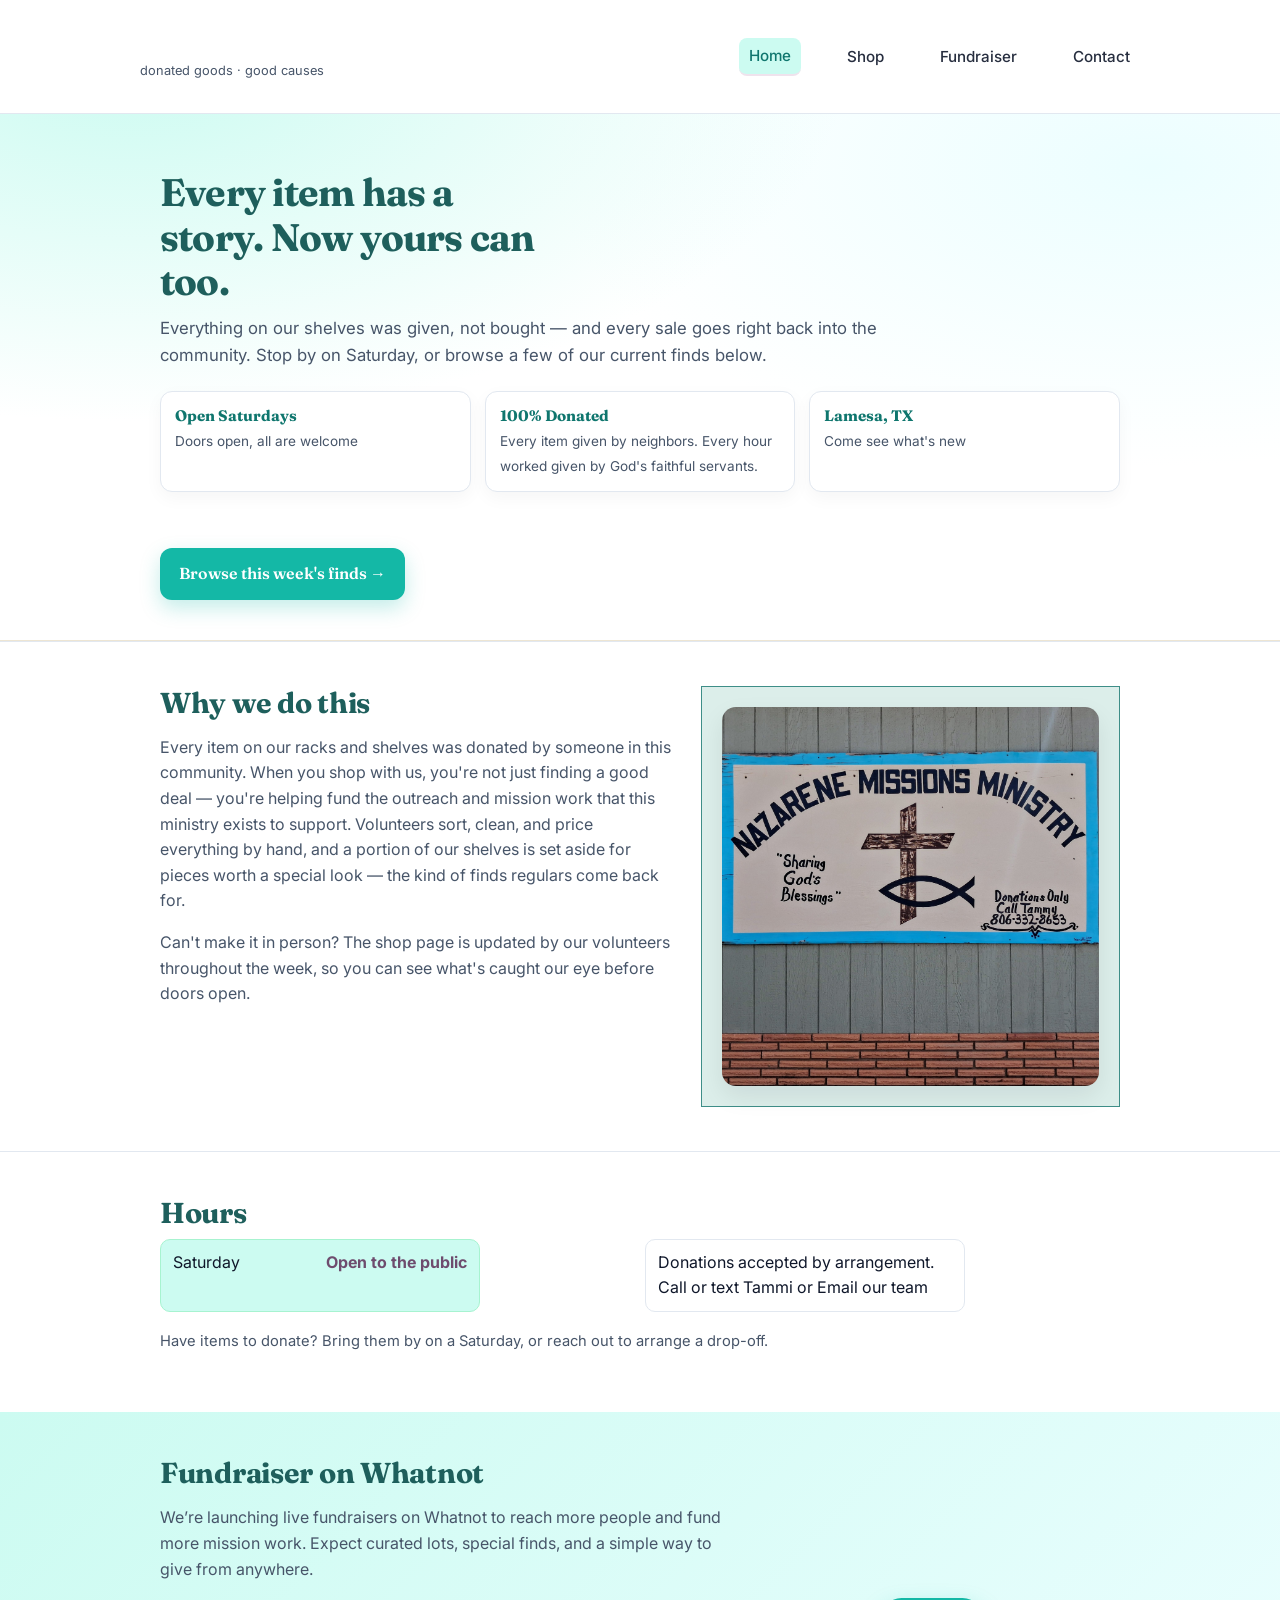
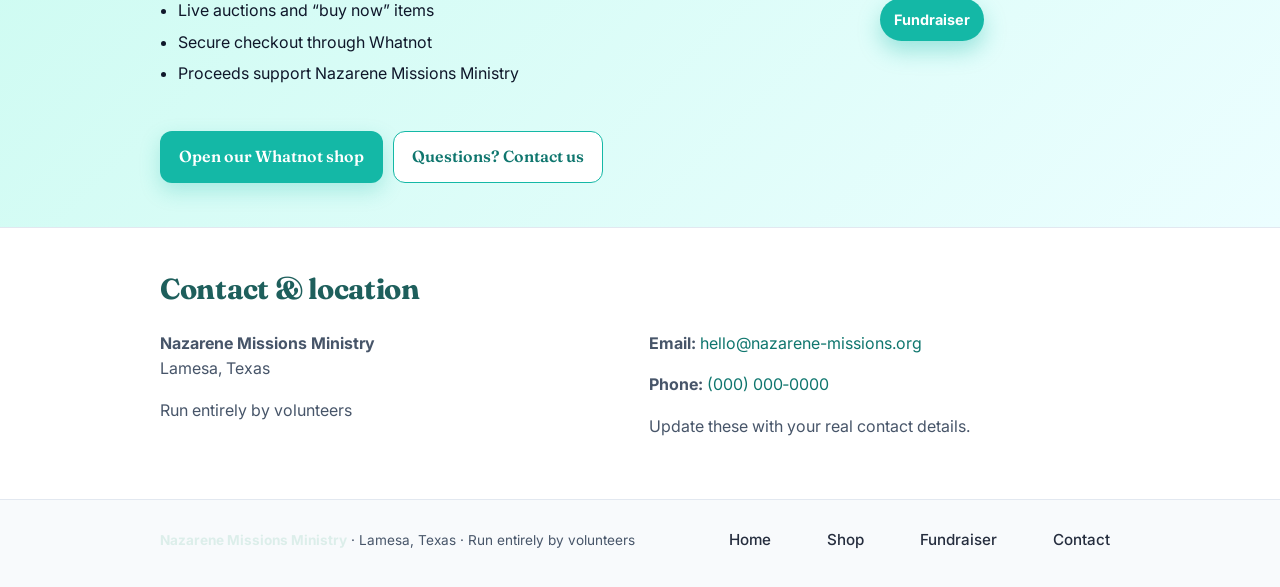
<file: index.html>
<!DOCTYPE html>
<html lang="en">
<head>
<meta charset="UTF-8">
<meta name="viewport" content="width=device-width, initial-scale=1.0">
<title>Nazarene Missions Ministry &mdash; Donated Goods, Good Causes</title>
<meta name="description" content="Nazarene Missions Ministry in Lamesa, Texas, supporting outreach and mission work through donated goods and community fundraisers.">
<link rel="preconnect" href="https://fonts.googleapis.com">
<link href="https://fonts.googleapis.com/css2?family=Fraunces:wght@500;700&family=Inter:wght@400;500;600&display=swap" rel="stylesheet">
<link rel="stylesheet" href="style.css">

<style>
  /* Light modern turquoise theme (inline, so it works even if style.css is minimal) */
  :root {
    --turquoise: #14b8a6;
    --turquoise-dark: #0f766e;
    --turquoise-soft: #ccfbf1;
    --ink: #0f172a;
    --ink-soft: #475569;
    --bg: #ffffff;
    --bg-alt: #f8fafc;
    --border: #e2e8f0;
    --radius: 14px;
    --shadow: 0 10px 25px rgba(2, 6, 23, 0.08);
  }

  body {
    font-family: Inter, system-ui, -apple-system, Segoe UI, Roboto, "Helvetica Neue", Arial, sans-serif;
    color: var(--ink);
    line-height: 1.6;
    margin: 0;
    background: var(--bg);
  }

  a { color: var(--turquoise-dark); text-decoration: none; }
  a:hover { text-decoration: underline; }

  .wrap { width: min(1100px, 92vw); margin: 0 auto; }

  /* Header */
  .site-header {
    position: sticky; top: 0; z-index: 50;
    background: rgba(255,255,255,0.95);
    backdrop-filter: saturate(180%) blur(8px);
    border-bottom: 1px solid var(--border);
  }
  .site-header .wrap {
    display: flex; align-items: center; justify-content: space-between; gap: 16px;
    padding: 14px 0;
  }
  .brand { display: flex; flex-direction: column; gap: 2px; }
  .brand-mark {
    font-family: Fraunces, Georgia, serif;
    font-weight: 700; font-size: 1.05rem; letter-spacing: 0.2px;
  }
  .brand-sub { font-size: 0.8rem; color: var(--ink-soft); }

  nav { display: flex; gap: 18px; align-items: center; flex-wrap: wrap; }
  nav a {
    color: var(--ink); font-weight: 500; font-size: 0.95rem;
    padding: 6px 10px; border-radius: 8px; text-decoration: none;
  }
  nav a:hover, nav a.current {
    background: var(--turquoise-soft); color: var(--turquoise-dark); text-decoration: none;
  }

  /* Hero */
  .hero {
    background:
      radial-gradient(1200px 600px at 10% -10%, var(--turquoise-soft), transparent 60%),
      radial-gradient(1000px 500px at 90% 10%, #ecfeff, transparent 60%);
    padding: 56px 0 40px;
  }
  .hero h1 {
    font-family: Fraunces, Georgia, serif;
    font-weight: 700; font-size: clamp(1.8rem, 4vw, 2.4rem);
    line-height: 1.15; margin: 0 0 12px; letter-spacing: -0.02em;
  }
  .hero p { color: var(--ink-soft); font-size: 1.05rem; max-width: 720px; margin: 0 0 22px; }

  .hero-meta {
    display: grid; grid-template-columns: repeat(3, minmax(0, 1fr));
    gap: 14px; margin: 22px 0 26px;
  }
  .hero-meta div {
    background: #fff; border: 1px solid var(--border);
    border-radius: 12px; padding: 12px 14px;
    box-shadow: 0 6px 18px rgba(2,6,23,0.04);
  }
  .hero-meta strong { display: block; font-size: 0.95rem; color: var(--turquoise-dark); }
  .hero-meta span { font-size: 0.85rem; color: var(--ink-soft); }

  /* Buttons */
  .btn {
    display: inline-flex; align-items: center; gap: 8px;
    background: var(--turquoise); color: #fff; font-weight: 600;
    padding: 12px 18px; border-radius: 12px; text-decoration: none;
    border: 1px solid transparent;
    box-shadow: 0 8px 20px rgba(20,184,166,0.25);
  }
  .btn:hover { background: var(--turquoise-dark); text-decoration: none; }
  .btn-outline {
    background: #fff; color: var(--turquoise-dark);
    border: 1px solid var(--turquoise); box-shadow: none;
  }
  .btn-outline:hover { background: var(--turquoise-soft); }

  /* Sections */
  section { padding: 44px 0; }
  section + section { border-top: 1px solid var(--border); }
  section h2 {
    font-family: Fraunces, Georgia, serif; font-weight: 700;
    font-size: clamp(1.4rem, 3vw, 1.8rem); margin: 0 0 10px; letter-spacing: -0.01em;
  }
  section p { color: var(--ink-soft); }

  /* Story grid */
  .story-grid {
    display: grid; grid-template-columns: 1.1fr 0.9fr; gap: 28px; align-items: start;
  }
  .story-photo img {
    border-radius: var(--radius); box-shadow: var(--shadow);
  }
  @media (max-width: 900px) {
    .story-grid { grid-template-columns: 1fr; }
  }

  /* Hours */
  .hours-list {
    list-style: none; padding: 0; margin: 0;
    display: grid; grid-template-columns: repeat(2, minmax(0, 1fr)); gap: 10px;
  }
  .hours-list li {
    display: grid; grid-template-columns: 1fr auto; gap: 10px;
    padding: 10px 12px; border: 1px solid var(--border); border-radius: 10px;
  }
  .hours-list li.open { background: var(--turquoise-soft); border-color: #a7f3d0; }
  @media (max-width: 640px) {
    .hours-list { grid-template-columns: 1fr; }
  }

  /* Fundraiser banner */
  #fundraiser {
    background: linear-gradient(135deg, var(--turquoise-soft), #ecfeff);
    border-top: none;
  }
  .fundraiser-inner {
    display: grid; grid-template-columns: 1.2fr 0.8fr; gap: 22px; align-items: center;
  }
  .fundraiser-inner h2 { margin: 0 0 8px; }
  .check-list { margin: 10px 0 14px; padding-left: 18px; }
  .check-list li { margin: 6px 0; }
  .fundraiser-ctas { display: flex; gap: 10px; flex-wrap: wrap; }
  .fundraiser-art { display: flex; align-items: center; justify-content: center; }
  .badge {
    background: var(--turquoise); color: #fff; font-weight: 700;
    padding: 10px 14px; border-radius: 999px; font-size: 0.9rem;
    box-shadow: 0 10px 22px rgba(20,184,166,0.35);
  }
  @media (max-width: 900px) {
    .fundraiser-inner { grid-template-columns: 1fr; }
  }

  /* Contact */
  .contact-grid {
    display: grid; grid-template-columns: 1fr 1fr; gap: 18px;
  }
  @media (max-width: 768px) {
    .contact-grid { grid-template-columns: 1fr; }
  }

  /* Footer */
  footer {
    border-top: 1px solid var(--border);
    padding: 22px 0 28px; background: var(--bg-alt);
  }
  footer .wrap {
    display: flex; align-items: center; justify-content: space-between; gap: 16px; flex-wrap: wrap;
  }
  .muted { color: var(--ink-soft); }
</style>
</head>
<body>

<header class="site-header">
  <div class="wrap">
    <div class="brand">
      <span class="brand-mark">Nazarene Missions Ministry</span>
      <span class="brand-sub">donated goods · good causes</span>
    </div>
    <nav>
      <a href="index.html" class="current">Home</a>
      <a href="shop.html">Shop</a>
      <a href="#fundraiser">Fundraiser</a>
      <a href="#contact">Contact</a>
    </nav>
  </div>
</header>

<section class="hero">
  <div class="wrap">
    <h1>Every item has a story. Now yours can too.</h1>
    <p>Everything on our shelves was given, not bought — and every sale goes right back into
    the community. Stop by on Saturday, or browse a few of our current finds below.</p>

    <div class="hero-meta">
      <div>
        <strong>Open Saturdays</strong>
        <span>Doors open, all are welcome</span>
      </div>
      <div>
        <strong>100% Donated</strong>
        <span>Every item given by neighbors. Every hour worked given by God's faithful servants.</span>
      </div>
      <div>
        <strong>Lamesa, TX</strong>
        <span>Come see what's new</span>
      </div>
    </div>

    <a class="btn" href="shop.html">Browse this week's finds →</a>
  </div>
</section>

<section>
  <div class="wrap story-grid">
    <div>
      <h2>Why we do this</h2>
      <p>Every item on our racks and shelves was donated by someone in this community. When you
      shop with us, you're not just finding a good deal — you're helping fund the outreach
      and mission work that this ministry exists to support. Volunteers sort, clean, and price
      everything by hand, and a portion of our shelves is set aside for pieces worth a special
      look — the kind of finds regulars come back for.</p>
      <p>Can't make it in person? The shop page is updated by our volunteers throughout the
      week, so you can see what's caught our eye before doors open.</p>
    </div>
    <div class="story-photo">
      <img src="images/ministry.jpg" alt="Nazarene Missions Ministry">
    </div>
  </div>
</section>

<section>
  <div class="wrap">
    <h2>Hours</h2>
    <ul class="hours-list">
      <li class="open"><span>Saturday</span><strong>Open to the public</strong></li>
      <li><span> Donations accepted by arrangement. Call or text Tammi or Email our team</span></li>
    </ul>
    <p style="margin-top:18px; color:var(--ink-soft); font-size:0.92rem;">
      Have items to donate? Bring them by on a Saturday, or reach out to arrange a drop-off.
    </p>
  </div>
</section>

<section id="fundraiser">
  <div class="wrap fundraiser-inner">
    <div>
      <h2>Fundraiser on Whatnot</h2>
      <p>We’re launching live fundraisers on Whatnot to reach more people and fund more mission work. Expect
      curated lots, special finds, and a simple way to give from anywhere.</p>
      <ul class="check-list">
        <li>Live auctions and “buy now” items</li>
        <li>Secure checkout through Whatnot</li>
        <li>Proceeds support Nazarene Missions Ministry</li>
      </ul>
      <div class="fundraiser-ctas">
        <!-- Replace this link with your actual Whatnot shop URL when you have it -->
        <a class="btn" href="https://whatnot.com" target="_blank" rel="noopener">Open our Whatnot shop</a>
        <a class="btn btn-outline" href="#contact">Questions? Contact us</a>
      </div>
    </div>
    <div class="fundraiser-art">
      <div class="badge">Fundraiser</div>
    </div>
  </div>
</section>

<section id="contact">
  <div class="wrap">
    <h2>Contact & location</h2>
    <div class="contact-grid">
      <div>
        <p><strong>Nazarene Missions Ministry</strong><br>
        Lamesa, Texas</p>
        <p class="muted">Run entirely by volunteers</p>
      </div>
      <div>
        <p><strong>Email:</strong> <a href="mailto:hello@nazarene-missions.org">hello@nazarene-missions.org</a></p>
        <p><strong>Phone:</strong> <a href="tel:+10000000000">(000) 000‑0000</a></p>
        <p class="muted">Update these with your real contact details.</p>
      </div>
    </div>
  </div>
</section>

<footer>
  <div class="wrap">
    <div>
      <strong>Nazarene Missions Ministry</strong>
      <span class="muted"> · Lamesa, Texas · Run entirely by volunteers</span>
    </div>
    <nav>
      <a href="index.html">Home</a>
      <a href="shop.html">Shop</a>
      <a href="#fundraiser">Fundraiser</a>
      <a href="#contact">Contact</a>
    </nav>
  </div>
</footer>

</body>
</html>
</file>
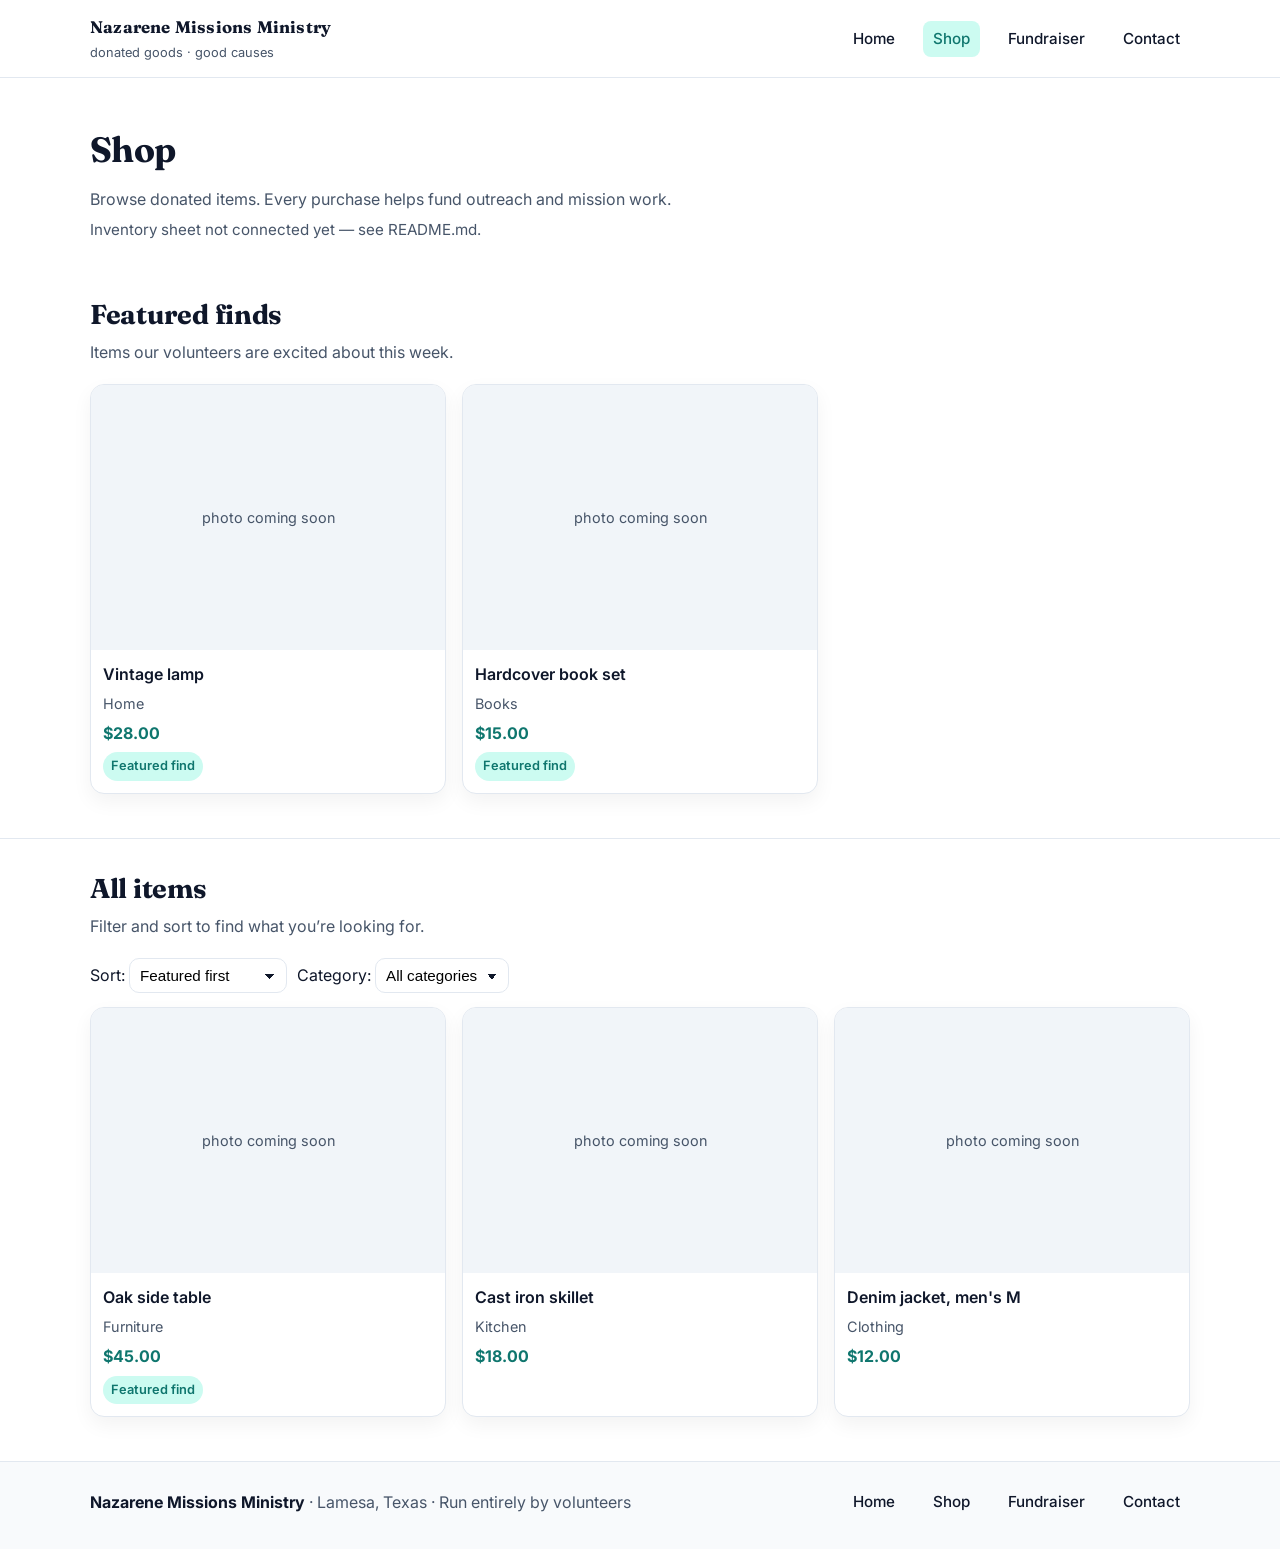
<file: shop.html>
<!DOCTYPE html>
<html lang="en">
<head>
  <meta charset="UTF-8">
  <meta name="viewport" content="width=device-width, initial-scale=1.0">
  <title>Shop — Nazarene Missions Ministry</title>
  <meta name="description" content="Browse donated items at Nazarene Missions Ministry in Lamesa, Texas. Every purchase supports mission work.">
  <link rel="preconnect" href="https://fonts.googleapis.com">
  <link href="https://fonts.googleapis.com/css2?family=Fraunces:wght@500;700&family=Inter:wght@400;500;600&display=swap" rel="stylesheet">
  <style>
    :root {
      --turquoise: #14b8a6;
      --turquoise-dark: #0f766e;
      --turquoise-soft: #ccfbf1;
      --ink: #0f172a;
      --ink-soft: #475569;
      --bg: #ffffff;
      --bg-alt: #f8fafc;
      --border: #e2e8f0;
      --radius: 14px;
      --shadow: 0 10px 25px rgba(2, 6, 23, 0.08);
    }

    body {
      font-family: Inter, system-ui, -apple-system, Segoe UI, Roboto, "Helvetica Neue", Arial, sans-serif;
      color: var(--ink);
      line-height: 1.6;
      margin: 0;
      background: var(--bg);
    }

    a { color: var(--turquoise-dark); text-decoration: none; }
    a:hover { text-decoration: underline; }

    .wrap { width: min(1100px, 92vw); margin: 0 auto; }

    /* Header */
    .site-header {
      position: sticky; top: 0; z-index: 50;
      background: rgba(255,255,255,0.95);
      backdrop-filter: saturate(180%) blur(8px);
      border-bottom: 1px solid var(--border);
    }
    .site-header .wrap {
      display: flex; align-items: center; justify-content: space-between; gap: 16px;
      padding: 14px 0;
    }
    .brand { display: flex; flex-direction: column; gap: 2px; }
    .brand-mark {
      font-family: Fraunces, Georgia, serif;
      font-weight: 700; font-size: 1.05rem; letter-spacing: 0.2px;
    }
    .brand-sub { font-size: 0.8rem; color: var(--ink-soft); }

    nav { display: flex; gap: 18px; align-items: center; flex-wrap: wrap; }
    nav a {
      color: var(--ink); font-weight: 500; font-size: 0.95rem;
      padding: 6px 10px; border-radius: 8px; text-decoration: none;
    }
    nav a:hover, nav a.current {
      background: var(--turquoise-soft); color: var(--turquoise-dark); text-decoration: none;
    }

    /* Page header */
    .page-header {
      padding: 44px 0 22px;
    }
    .page-header h1 {
      font-family: Fraunces, Georgia, serif;
      font-weight: 700; font-size: clamp(1.8rem, 4vw, 2.2rem);
      margin: 0 0 8px; letter-spacing: -0.02em;
    }
    .page-header p {
      color: var(--ink-soft); margin: 0; max-width: 720px;
    }

    /* Sections */
    section { padding: 28px 0 44px; }
    section + section { border-top: 1px solid var(--border); }
    section h2 {
      font-family: Fraunces, Georgia, serif; font-weight: 700;
      font-size: clamp(1.4rem, 3vw, 1.7rem); margin: 0 0 10px; letter-spacing: -0.01em;
    }
    .section-intro { color: var(--ink-soft); margin: -6px 0 18px; }

    /* Filters */
    .filters {
      display: flex; gap: 10px; flex-wrap: wrap; align-items: center;
      margin-bottom: 14px;
    }
    .filters select {
      appearance: none;
      background: #fff;
      border: 1px solid var(--border);
      border-radius: 10px;
      padding: 8px 30px 8px 10px;
      font-size: 0.95rem;
      position: relative;
      background-image:
        linear-gradient(45deg, transparent 50%, var(--ink) 50%),
        linear-gradient(135deg, var(--ink) 50%, transparent 50%);
      background-position:
        calc(100% - 16px) calc(1px + 50%),
        calc(100% - 11px) calc(1px + 50%);
      background-size:
        5px 5px,
        5px 5px;
      background-repeat: no-repeat;
    }

    /* Cards */
    .card-grid {
      display: grid; grid-template-columns: repeat(3, minmax(0, 1fr)); gap: 16px; margin-top: 14px;
    }
    .card {
      background: #fff; border: 1px solid var(--border); border-radius: 14px;
      overflow: hidden; box-shadow: 0 8px 20px rgba(2,6,23,0.05);
      transition: transform 0.15s ease, box-shadow 0.15s ease;
    }
    .card:hover {
      transform: translateY(-2px);
      box-shadow: 0 14px 28px rgba(2,6,23,0.08);
    }
    .item-photo {
      width: 100%; aspect-ratio: 4/3; background: #f1f5f9;
      display: flex; align-items: center; justify-content: center;
      overflow: hidden;
    }
    .item-photo img {
      width: 100%; height: 100%; object-fit: cover;
    }
    .photo-placeholder {
      color: var(--ink-soft); font-size: 0.9rem;
    }
    .card-body { padding: 12px; }
    .card-body h3 {
      margin: 0 0 4px; font-size: 1rem; font-weight: 600;
    }
    .item-cat { color: var(--ink-soft); font-size: 0.9rem; margin-bottom: 6px; }
    .item-price { font-weight: 700; color: var(--turquoise-dark); }
    .featured-flag {
      display: inline-block;
      background: var(--turquoise-soft);
      color: var(--turquoise-dark);
      font-size: 0.8rem;
      font-weight: 600;
      padding: 4px 8px;
      border-radius: 999px;
      margin-top: 6px;
    }

    @media (max-width: 900px) {
      .card-grid { grid-template-columns: 1fr 1fr; }
    }
    @media (max-width: 640px) {
      .card-grid { grid-template-columns: 1fr; }
    }

    /* Status text */
    #shopStatus {
      color: var(--ink-soft); font-size: 0.95rem; margin: 6px 0 0;
    }

    /* Footer */
    footer {
      border-top: 1px solid var(--border);
      padding: 22px 0 28px; background: var(--bg-alt);
    }
    footer .wrap {
      display: flex; align-items: center; justify-content: space-between; gap: 16px; flex-wrap: wrap;
    }
    .muted { color: var(--ink-soft); }
  </style>
</head>
<body>

<header class="site-header">
  <div class="wrap">
    <div class="brand">
      <span class="brand-mark">Nazarene Missions Ministry</span>
      <span class="brand-sub">donated goods · good causes</span>
    </div>
    <nav>
      <a href="index.html">Home</a>
      <a href="shop.html" class="current">Shop</a>
      <a href="index.html#fundraiser">Fundraiser</a>
      <a href="index.html#contact">Contact</a>
    </nav>
  </div>
</header>

<div class="page-header">
  <div class="wrap">
    <h1>Shop</h1>
    <p>Browse donated items. Every purchase helps fund outreach and mission work.</p>
    <p id="shopStatus">Loading inventory…</p>
  </div>
</div>

<section>
  <div class="wrap">
    <h2>Featured finds</h2>
    <p class="section-intro">Items our volunteers are excited about this week.</p>
    <div id="featuredGrid">
      <!-- Featured items will be inserted here by JavaScript -->
    </div>
  </div>
</section>

<section>
  <div class="wrap">
    <h2>All items</h2>
    <p class="section-intro">Filter and sort to find what you’re looking for.</p>

    <div class="filters">
      <label>
        Sort:
        <select id="sortSelect">
          <option value="featured">Featured first</option>
          <option value="price-desc">Price: high to low</option>
          <option value="price-asc">Price: low to high</option>
          <option value="newest">Newest</option>
        </select>
      </label>

      <label>
        Category:
        <select id="categorySelect">
          <option value="">All categories</option>
        </select>
      </label>
    </div>

    <div id="tagGrid">
      <!-- All items will be inserted here by JavaScript -->
    </div>
  </div>
</section>

<footer>
  <div class="wrap">
    <div>
      <strong>Nazarene Missions Ministry</strong>
      <span class="muted"> · Lamesa, Texas · Run entirely by volunteers</span>
    </div>
    <nav>
      <a href="index.html">Home</a>
      <a href="shop.html">Shop</a>
      <a href="index.html#fundraiser">Fundraiser</a>
      <a href="index.html#contact">Contact</a>
    </nav>
  </div>
</footer>

<script>
/* ==========================================================
   Nazarene Missions Ministry — shop.html inventory loader
   Reads a published Google Sheet (as CSV) and renders items.

   >>> SETUP: replace SHEET_CSV_URL below with your own
   published-to-web CSV link.
   ========================================================== */

const SHEET_CSV_URL = "PASTE_YOUR_PUBLISHED_SHEET_CSV_LINK_HERE";

// Expected columns in the sheet (any order, matched by header name):
// name, price, category, featured, photo, dateAdded
// "featured" should contain TRUE/YES/1 for pieces you want to highlight.

let allItems = [];

async function loadInventory() {
  const statusEl = document.getElementById("shopStatus");
  const gridEl = document.getElementById("tagGrid");
  const featuredEl = document.getElementById("featuredGrid");

  if (!SHEET_CSV_URL || SHEET_CSV_URL.startsWith("PASTE_")) {
    statusEl.textContent = "Inventory sheet not connected yet — see README.md.";
    gridEl.innerHTML = sampleItemsHTML();
    if (featuredEl) featuredEl.innerHTML = sampleFeaturedHTML();
    return;
  }

  try {
    const res = await fetch(SHEET_CSV_URL, { cache: "no-store" });
    if (!res.ok) throw new Error("Sheet fetch failed: " + res.status);
    const csvText = await res.text();
    allItems = parseCSV(csvText);

    statusEl.textContent =
      allItems.length + " item" + (allItems.length === 1 ? "" : "s") + " available";

    populateCategoryFilter(allItems);

    // Optional: render featured items separately
    if (featuredEl) {
      const featured = allItems.filter(i => i.featured);
      if (featured.length === 0) {
        featuredEl.innerHTML =
          "<p style='color:var(--ink-soft)'>No featured items right now — check back soon.</p>";
      } else {
        featuredEl.innerHTML = '<div class="card-grid">' + featured.map(itemCardHTML).join("") + "</div>";
      }
    }

    renderItems();
  } catch (err) {
    console.error(err);
    statusEl.textContent = "Couldn't load live inventory right now.";
    gridEl.innerHTML = sampleItemsHTML();
    if (featuredEl) featuredEl.innerHTML = sampleFeaturedHTML();
  }
}

/* Small, dependency-free CSV parser (handles quoted commas) */
function parseCSV(text) {
  const rows = [];
  let row = [], field = "", inQuotes = false;

  for (let i = 0; i < text.length; i++) {
    const c = text[i];
    if (inQuotes) {
      if (c === '"' && text[i + 1] === '"') { field += '"'; i++; }
      else if (c === '"') { inQuotes = false; }
      else { field += c; }
    } else {
      if (c === '"') inQuotes = true;
      else if (c === ',') { row.push(field); field = ""; }
      else if (c === '\n') { row.push(field); rows.push(row); row = []; field = ""; }
      else if (c === '\r') { /* skip */ }
      else { field += c; }
    }
  }
  if (field.length || row.length) { row.push(field); rows.push(row); }

  const headers = rows.shift().map(h => h.trim().toLowerCase());
  return rows
    .filter(r => r.some(cell => cell.trim() !== ""))
    .map(r => {
      const obj = {};
      headers.forEach((h, idx) => obj[h] = (r[idx] || "").trim());
      return {
        name: obj.name || "Unnamed item",
        price: parseFloat(obj.price) || 0,
        category: obj.category || "General",
        featured: /^(true|yes|1)$/i.test(obj.featured || ""),
        photo: obj.photo || "",
        dateAdded: obj.dateadded || ""
      };
    });
}

function populateCategoryFilter(items) {
  const select = document.getElementById("categorySelect");
  if (!select) return;
  const cats = [...new Set(items.map(i => i.category))].sort();
  cats.forEach(cat => {
    const opt = document.createElement("option");
    opt.value = cat;
    opt.textContent = cat;
    select.appendChild(opt);
  });
}

function renderItems() {
  const grid = document.getElementById("tagGrid");
  const sortBy = document.getElementById("sortSelect")?.value || "featured";
  const category = document.getElementById("categorySelect")?.value || "";

  let items = [...allItems];
  if (category) items = items.filter(i => i.category === category);

  items.sort((a, b) => {
    if (sortBy === "price-desc") return b.price - a.price;
    if (sortBy === "price-asc") return a.price - b.price;
    if (sortBy === "newest") return (b.dateAdded || "").localeCompare(a.dateAdded || "");
    // "featured" default: featured items first, then by price desc
    if (a.featured !== b.featured) return a.featured ? -1 : 1;
    return b.price - a.price;
  });

  if (items.length === 0) {
    grid.innerHTML =
      "<p style='color:var(--ink-soft)'>No items in this category right now — check back soon.</p>";
    return;
  }

  grid.innerHTML = '<div class="card-grid">' + items.map(itemCardHTML).join("") + "</div>";
}

function itemCardHTML(item) {
  const photoInner = item.photo
    ? `<img src="${escapeHTML(item.photo)}" alt="${escapeHTML(item.name)}">`
    : `<div class="photo-placeholder">photo coming soon</div>`;

  return `
    <article class="card">
      <div class="item-photo">${photoInner}</div>
      <div class="card-body">
        <h3>${escapeHTML(item.name)}</h3>
        <div class="item-cat">${escapeHTML(item.category)}</div>
        <div class="item-price">$${item.price.toFixed(2)}</div>
        ${item.featured ? '<span class="featured-flag">Featured find</span>' : ""}
      </div>
    </article>
  `;
}

function escapeHTML(str) {
  const div = document.createElement("div");
  div.textContent = str;
  return div.innerHTML;
}

/* Shown only before the sheet is connected, so the page never looks broken */
function sampleItemsHTML() {
  const demo = [
    { name: "Oak side table", price: 45, category: "Furniture", featured: true },
    { name: "Cast iron skillet", price: 18, category: "Kitchen", featured: false },
    { name: "Denim jacket, men's M", price: 12, category: "Clothing", featured: false }
  ];
  return '<div class="card-grid">' + demo.map(itemCardHTML).join("") + "</div>";
}

function sampleFeaturedHTML() {
  const demo = [
    { name: "Vintage lamp", price: 28, category: "Home", featured: true },
    { name: "Hardcover book set", price: 15, category: "Books", featured: true }
  ];
  return '<div class="card-grid">' + demo.map(itemCardHTML).join("") + "</div>";
}

const sortSelect = document.getElementById("sortSelect");
const categorySelect = document.getElementById("categorySelect");

if (sortSelect) sortSelect.addEventListener("change", renderItems);
if (categorySelect) categorySelect.addEventListener("change", renderItems);

loadInventory();
</script>

</body>
</html>
</file>
<file: style.css>
/* ============================================
   Lamesa NMM — shared styles
   Palette: deep teal, warm paper, plum accent
   ============================================ */

:root {
  --teal-deep:   #1E5F5C;
  --teal-mid:    #3E8E88;
  --teal-light:  #DCEEEA;
  --plum:        #6E4C6E;
  --plum-light:  #EFE3ED;
  --paper:       #F6F1E7;
  --paper-dark:  #EDE5D3;
  --ink:         #2B2924;
  --ink-soft:    #5B5648;
  --tag-string:  #C9BFA5;
}

* { box-sizing: border-box; }

html {
  scroll-behavior: smooth;
}

body {
  margin: 0;
  background: var(--paper);
  color: var(--ink);
  font-family: 'Inter', -apple-system, Segoe UI, sans-serif;
  line-height: 1.55;
}

h1, h2, h3, .display {
  font-family: 'Fraunces', Georgia, serif;
  font-weight: 600;
  color: var(--teal-deep);
  margin: 0 0 0.4em 0;
  line-height: 1.15;
}

a { color: var(--plum); text-decoration: none; }
a:hover { text-decoration: underline; }
a:focus-visible, button:focus-visible, input:focus-visible {
  outline: 3px solid var(--plum);
  outline-offset: 2px;
}

img { max-width: 100%; display: block; }

.wrap {
  max-width: 1000px;
  margin: 0 auto;
  padding: 0 20px;
}

/* ---------- Header ---------- */
.site-header {
  background: var(--teal-deep);
  color: #fff;
  padding: 18px 0;
}
.site-header .wrap {
  display: flex;
  align-items: center;
  justify-content: space-between;
  gap: 16px;
}
.brand {
  display: flex;
  align-items: baseline;
  gap: 10px;
}
.brand-mark {
  font-family: 'Fraunces', Georgia, serif;
  font-size: 1.5rem;
  font-weight: 700;
  color: #fff;
}
.brand-sub {
  font-size: 0.85rem;
  color: var(--teal-light);
}
nav a {
  color: #fff;
  margin-left: 18px;
  font-size: 0.95rem;
  opacity: 0.9;
}
nav a:hover { opacity: 1; text-decoration: underline; }
nav a.current { border-bottom: 2px solid var(--plum-light); opacity: 1; }

/* ---------- Hero ---------- */
.hero {
  padding: 56px 0 44px;
  border-bottom: 1px solid var(--paper-dark);
}
.hero h1 {
  font-size: clamp(2rem, 5vw, 3rem);
  max-width: 14ch;
}
.hero p {
  max-width: 52ch;
  color: var(--ink-soft);
  font-size: 1.05rem;
}
.hero-meta {
  display: flex;
  flex-wrap: wrap;
  gap: 28px;
  margin-top: 28px;
}
.hero-meta div {
  border-left: 3px solid var(--plum);
  padding-left: 12px;
}
.hero-meta strong {
  display: block;
  font-family: 'Fraunces', Georgia, serif;
  color: var(--teal-deep);
  font-size: 1.05rem;
}
.hero-meta span {
  color: var(--ink-soft);
  font-size: 0.9rem;
}

.btn {
  display: inline-block;
  margin-top: 30px;
  background: var(--plum);
  color: #fff;
  padding: 12px 26px;
  border-radius: 3px;
  font-family: 'Fraunces', Georgia, serif;
  font-size: 1rem;
  border: none;
  cursor: pointer;
}
.btn:hover { background: var(--teal-deep); text-decoration: none; }

/* ---------- Sections ---------- */
section { padding: 44px 0; }
section + section { border-top: 1px solid var(--paper-dark); }

.story-grid {
  display: grid;
  grid-template-columns: 1.2fr 1fr;
  gap: 40px;
  align-items: start;
}
@media (max-width: 700px) {
  .story-grid { grid-template-columns: 1fr; }
}
.story-photo {
  background: var(--teal-light);
  border: 1px solid var(--teal-mid);
  aspect-ratio: 4/3;
  display: flex;
  align-items: center;
  justify-content: center;
  color: var(--teal-deep);
  font-size: 0.9rem;
  text-align: center;
  padding: 20px;
}

.hours-list {
  list-style: none;
  padding: 0;
  margin: 12px 0 0;
}
.hours-list li {
  display: flex;
  justify-content: space-between;
  max-width: 320px;
  padding: 6px 0;
  border-bottom: 1px dotted var(--paper-dark);
}
.hours-list li.open strong { color: var(--plum); }

footer {
  background: var(--teal-deep);
  color: var(--teal-light);
  padding: 26px 0;
  font-size: 0.85rem;
  text-align: center;
}
footer a { color: #fff; }

/* ---------- Shop grid (used on shop.html) ---------- */
.shop-toolbar {
  display: flex;
  flex-wrap: wrap;
  gap: 12px;
  align-items: center;
  margin-bottom: 26px;
}
.shop-toolbar select, .shop-toolbar input {
  font-family: 'Inter', sans-serif;
  font-size: 0.95rem;
  padding: 8px 10px;
  border: 1px solid var(--tag-string);
  background: #fff;
  border-radius: 3px;
}
.shop-status {
  font-size: 0.9rem;
  color: var(--ink-soft);
}

.tag-grid {
  display: grid;
  grid-template-columns: repeat(auto-fill, minmax(220px, 1fr));
  gap: 22px;
}

.tag-card {
  position: relative;
  background: #fff;
  border: 1px solid var(--paper-dark);
  padding: 18px 16px 16px;
}
.tag-card::before {
  /* the little tag hole */
  content: "";
  position: absolute;
  top: 12px;
  right: 12px;
  width: 10px;
  height: 10px;
  border-radius: 50%;
  border: 2px solid var(--tag-string);
  background: var(--paper);
}
.tag-card.featured {
  border-color: var(--plum);
  box-shadow: inset 0 0 0 1px var(--plum);
}
.tag-card .item-photo {
  background: var(--paper-dark);
  aspect-ratio: 1/1;
  margin-bottom: 12px;
  display: flex;
  align-items: center;
  justify-content: center;
  color: var(--ink-soft);
  font-size: 0.8rem;
  overflow: hidden;
}
.tag-card .item-photo img { width: 100%; height: 100%; object-fit: cover; }
.tag-card h3 {
  font-size: 1.05rem;
  margin-bottom: 4px;
  padding-right: 20px;
}
.tag-card .item-cat {
  font-size: 0.78rem;
  color: var(--ink-soft);
  margin-bottom: 8px;
}
.tag-card .item-price {
  font-family: 'Fraunces', Georgia, serif;
  font-size: 1.3rem;
  color: var(--plum);
}
.tag-card .featured-flag {
  display: inline-block;
  margin-top: 8px;
  font-size: 0.72rem;
  letter-spacing: 0.02em;
  color: var(--teal-deep);
  background: var(--teal-light);
  padding: 3px 8px;
  border-radius: 2px;
}
</file>
